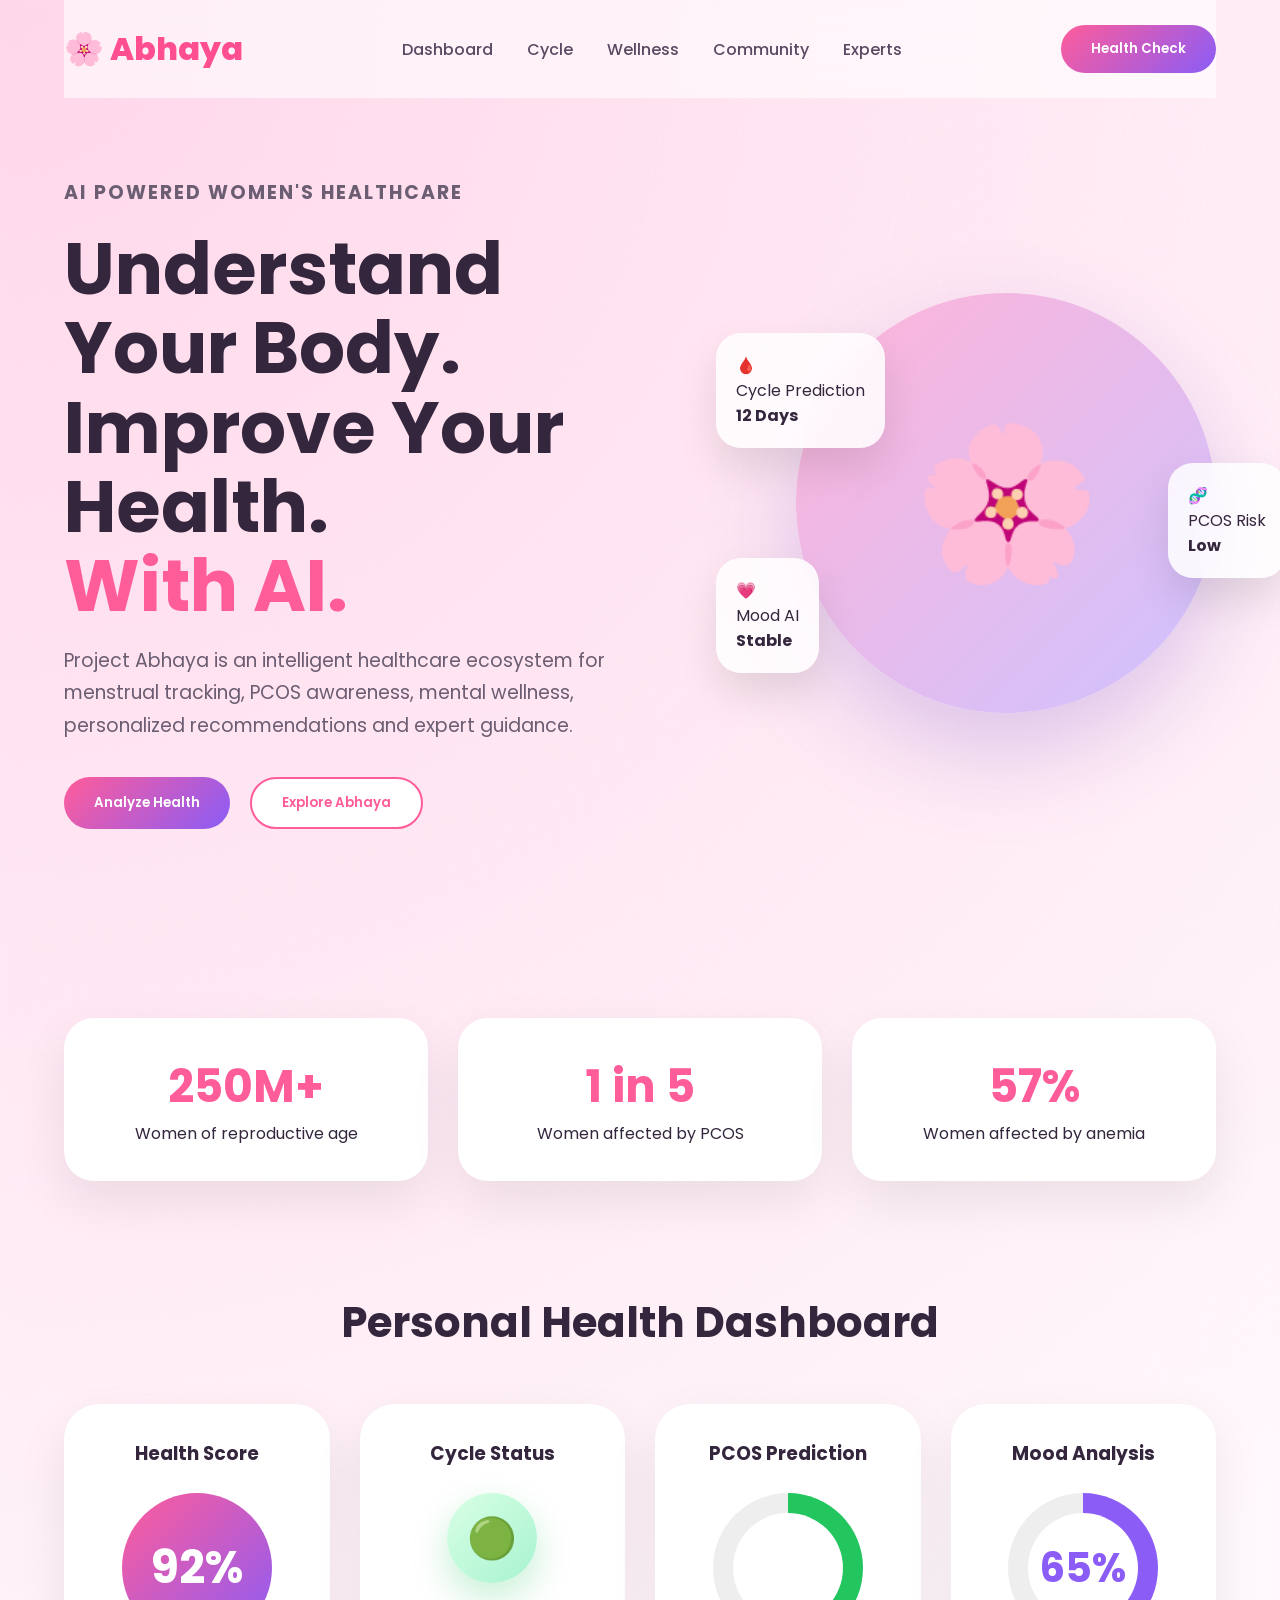
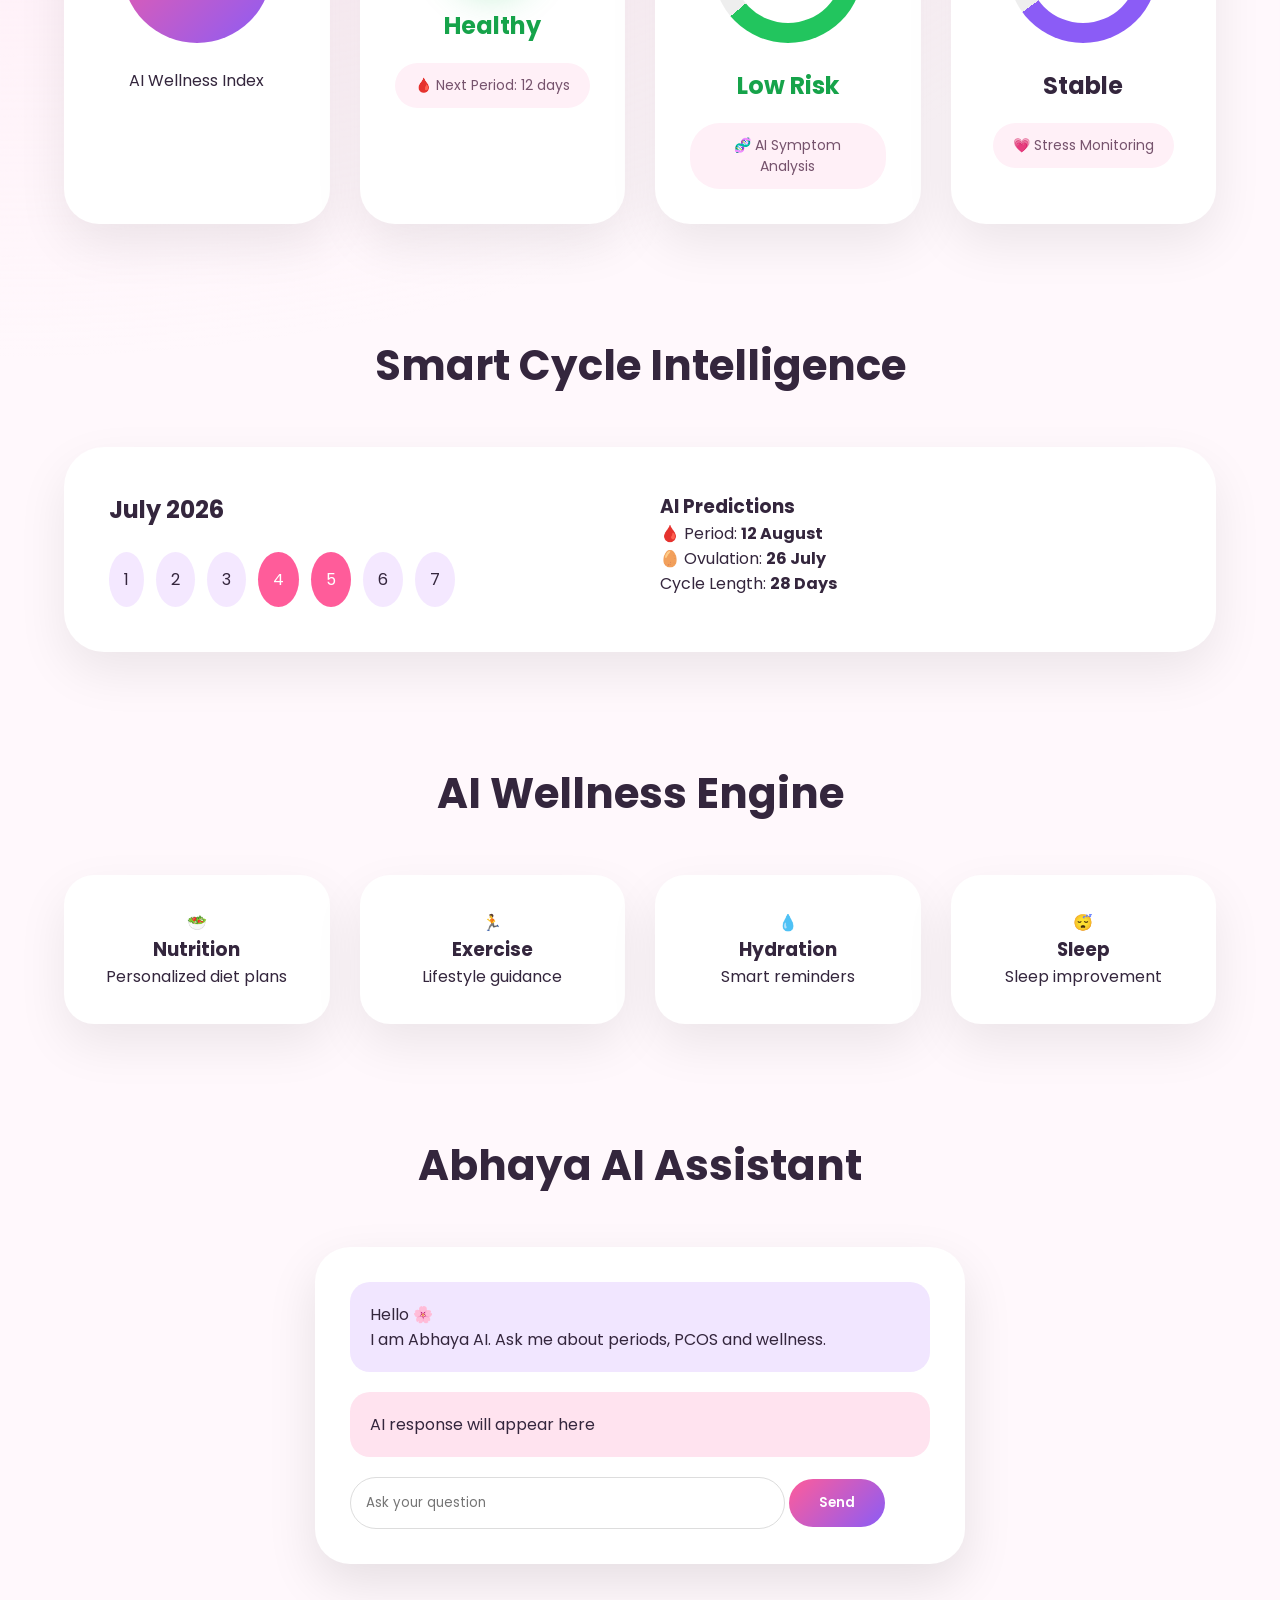
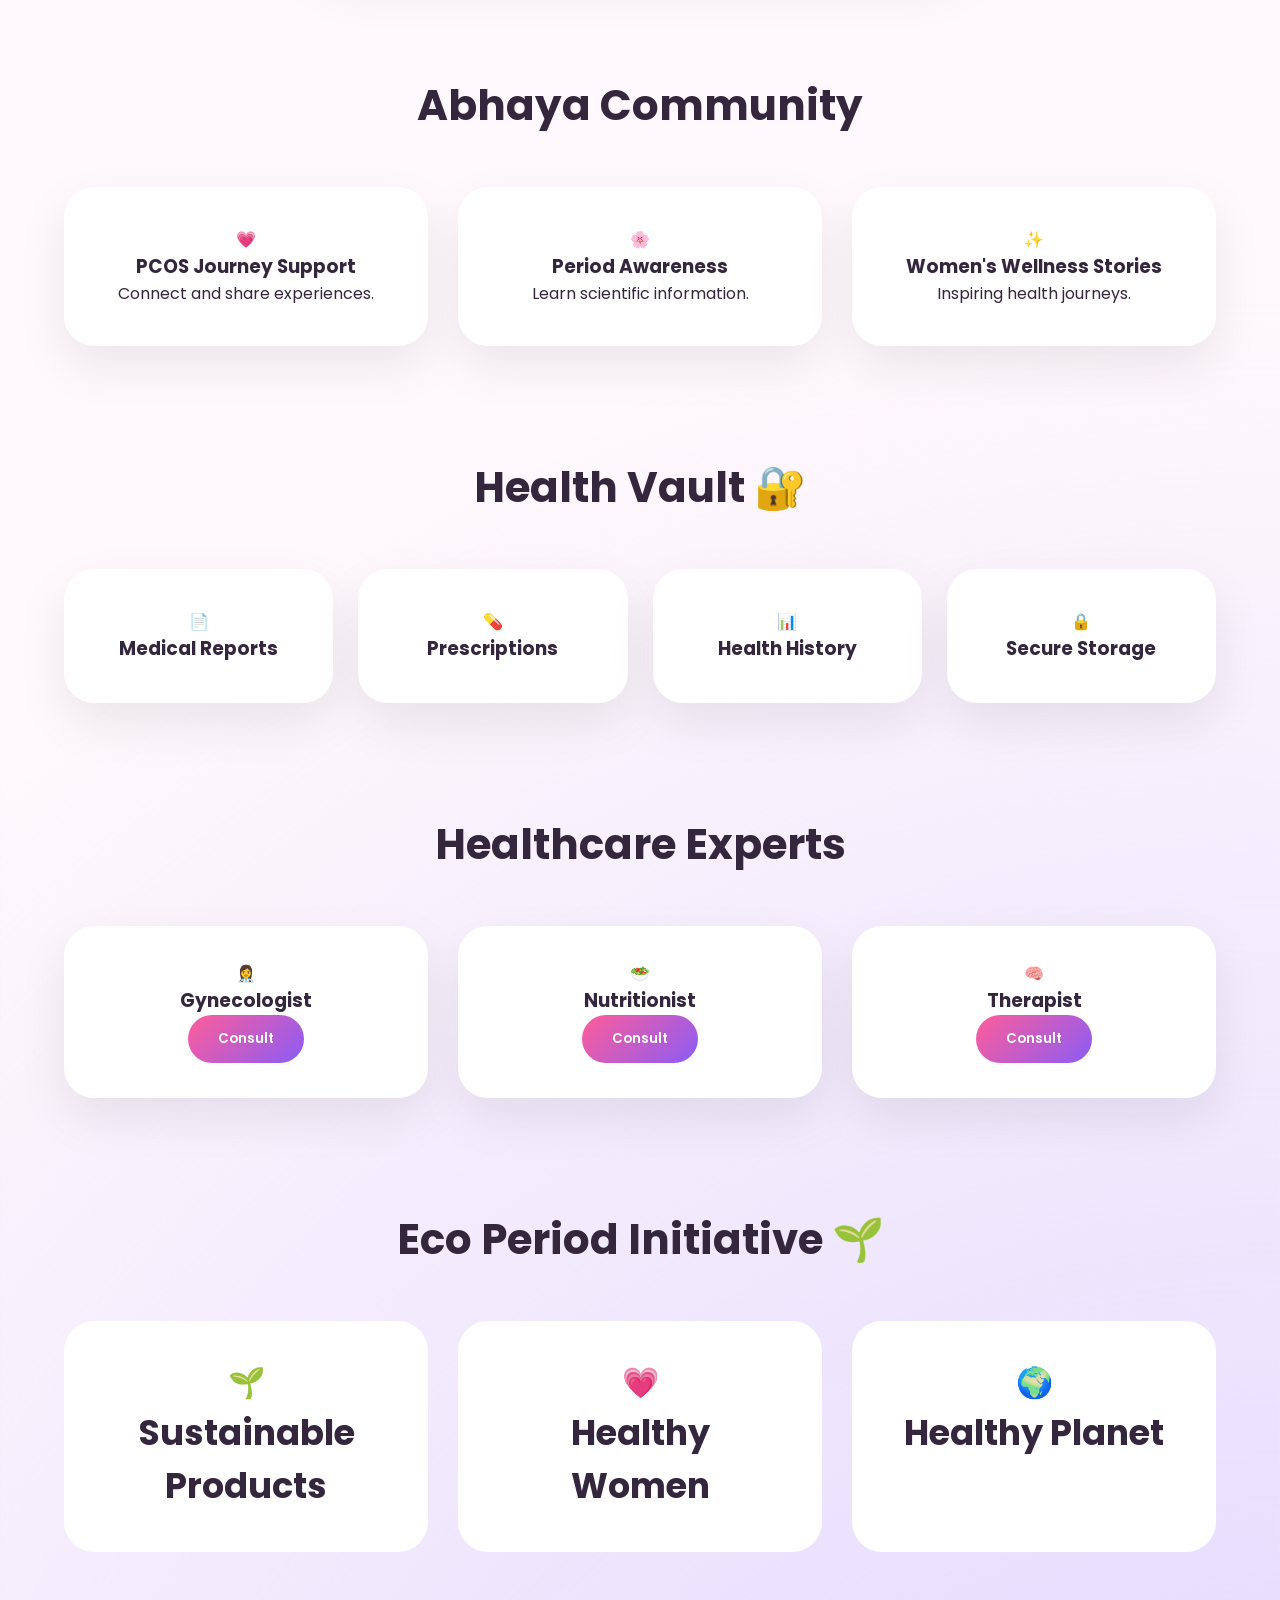
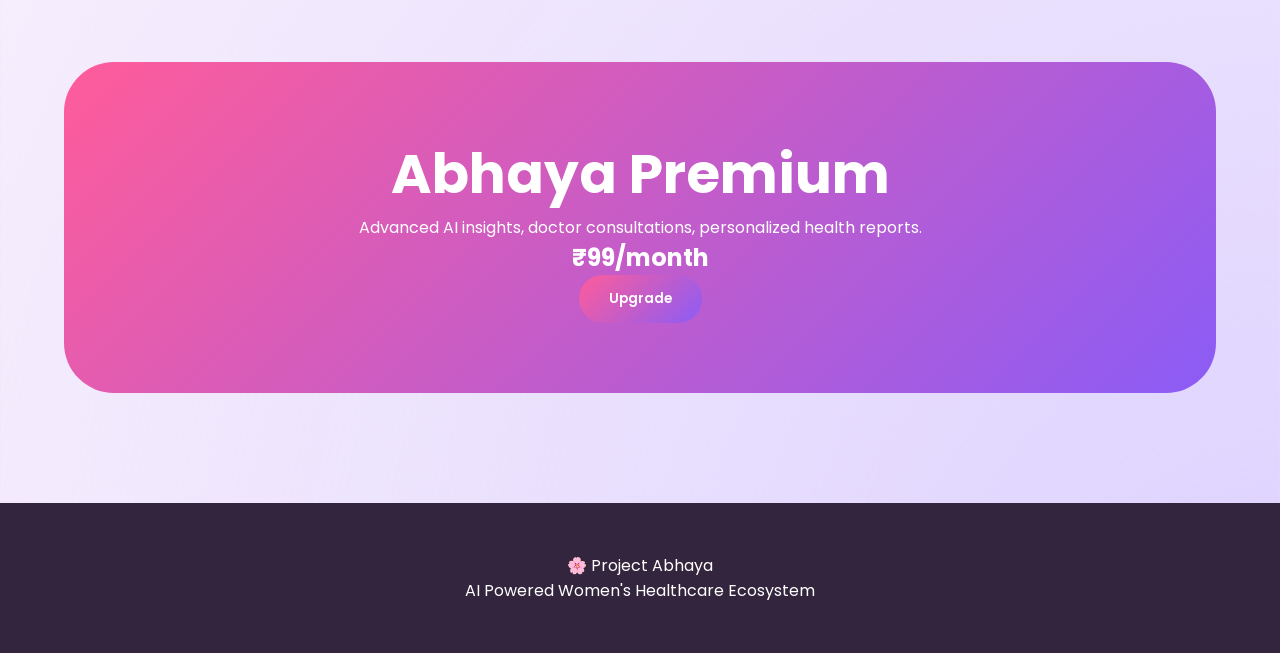
<file: index.html>
<!DOCTYPE html>
<html lang="en">
<head>
    <meta charset="UTF-8">
    <meta name="viewport" content="width=device-width, initial-scale=1.0">
    <title>Project Abhaya | AI Women's Healthcare</title>
    <link rel="stylesheet" href="style.css">
    <link href="https://fonts.googleapis.com/css2?family=Poppins:wght@300;400;500;600;700;800&display=swap" rel="stylesheet">
</head>
<body>

<nav>
    <div class="logo">🌸 Abhaya</div>
    <div class="nav-links">
        <a href="#dashboard">Dashboard</a>
        <a href="#cycle">Cycle</a>
        <a href="#wellness">Wellness</a>
        <a href="#community">Community</a>
        <a href="#experts">Experts</a>
    </div>
    <button onclick="openAssessment()">Health Check</button>
</nav>

<section class="hero">
    <div class="hero-text">
        <p class="badge">AI POWERED WOMEN'S HEALTHCARE</p>
        <h1>Understand Your Body.<br>Improve Your Health.<br><span>With AI.</span></h1>
        <p>Project Abhaya is an intelligent healthcare ecosystem for menstrual tracking, PCOS awareness, mental wellness, personalized recommendations and expert guidance.</p>
        <div class="hero-buttons">
            <button onclick="openAssessment()">Analyze Health</button>
            <button class="secondary">Explore Abhaya</button>
        </div>
    </div>
    <div class="hero-image">
        <div class="ai-orb">🌸</div>
        <div class="floating-box box1">
            🩸<br>Cycle Prediction<br><b>12 Days</b>
        </div>
        <div class="floating-box box2">
            🧬<br>PCOS Risk<br><b>Low</b>
        </div>
        <div class="floating-box box3">
            💗<br>Mood AI<br><b>Stable</b>
        </div>
    </div>
</section>

<section class="stats">
    <div class="stat-card">
        <h2>250M+</h2>
        <p>Women of reproductive age</p>
    </div>
    <div class="stat-card">
        <h2>1 in 5</h2>
        <p>Women affected by PCOS</p>
    </div>
    <div class="stat-card">
        <h2>57%</h2>
        <p>Women affected by anemia</p>
    </div>
</section>

<div id="popup">
    <div class="assessment-card">
        <h2>🌸 Health Assessment</h2>
        <label>Age</label>
        <input id="age" type="number" placeholder="Enter your age">
        <label>Cycle Pattern</label>
        <select id="cycle">
            <option value="regular">Regular</option>
            <option value="irregular">Irregular</option>
        </select>
        <label>Symptoms</label>
        <div class="symptom">
            <input id="acne" type="checkbox">
            <span>Acne</span>
        </div>
        <div class="symptom">
            <input id="hair" type="checkbox">
            <span>Hair Loss</span>
        </div>
        <div class="symptom">
            <input id="pain" type="checkbox">
            <span>Severe Pain</span>
        </div>
        <div class="symptom">
            <input id="weight" type="checkbox">
            <span>Weight Changes</span>
        </div>
        <button onclick="generateReport()">Generate AI Report</button>
    </div>
</div>

<section id="dashboard">
    <h2 class="title">Personal Health Dashboard</h2>
    <div class="dashboard">
        <div class="dashboard-card">
            <h3>Health Score</h3>
            <div class="health-score" id="score">92%</div>
            <p>AI Wellness Index</p>
        </div>
        <div class="dashboard-card">
            <h3>Cycle Status</h3>
            <div class="status-circle">🟢</div>
            <h2 class="healthy">Healthy</h2>
            <div class="info-pill">🩸 Next Period: 12 days</div>
        </div>
        <div class="dashboard-card">
            <h3>PCOS Prediction</h3>
            <div class="risk-meter">
                <div class="risk-fill"></div>
            </div>
            <h2 class="low-risk">Low Risk</h2>
            <div class="info-pill">🧬 AI Symptom Analysis</div>
        </div>
        <div class="dashboard-card">
            <h3>Mood Analysis</h3>
            <div class="mood-circle">65%</div>
            <h2>Stable</h2>
            <div class="info-pill">💗 Stress Monitoring</div>
        </div>
    </div>
</section>

<section id="cycle">
    <h2 class="title">Smart Cycle Intelligence</h2>
    <div class="cycle-container">
        <div class="calendar">
            <h2>July 2026</h2>
            <div class="days">
                <span>1</span><span>2</span><span>3</span><span class="period">4</span>
                <span class="period">5</span><span>6</span><span>7</span>
            </div>
        </div>
        <div class="prediction">
            <h3>AI Predictions</h3>
            <p>🩸 Period: <b>12 August</b></p>
            <p>🥚 Ovulation: <b>26 July</b></p>
            <p>Cycle Length: <b>28 Days</b></p>
        </div>
    </div>
</section>

<section id="wellness">
    <h2 class="title">AI Wellness Engine</h2>
    <div class="cards">
        <div class="feature">
            🥗
            <h3>Nutrition</h3>
            <p>Personalized diet plans</p>
        </div>
        <div class="feature">
            🏃
            <h3>Exercise</h3>
            <p>Lifestyle guidance</p>
        </div>
        <div class="feature">
            💧
            <h3>Hydration</h3>
            <p>Smart reminders</p>
        </div>
        <div class="feature">
            😴
            <h3>Sleep</h3>
            <p>Sleep improvement</p>
        </div>
    </div>
</section>

<section>
    <h2 class="title">Abhaya AI Assistant</h2>
    <div class="chat">
        <div class="bot">
            Hello 🌸<br>I am Abhaya AI. Ask me about periods, PCOS and wellness.
        </div>
        <div id="reply">AI response will appear here</div>
        <input id="question" placeholder="Ask your question">
        <button onclick="chat()">Send</button>
    </div>
</section>

<section id="community">
    <h2 class="title">Abhaya Community</h2>
    <div class="community-grid">
        <!-- 1. PCOS Journey Board Trigger -->
        <div class="community-card" onclick="openCommunitySection('pcos')" style="cursor: pointer;">
            💗
            <h3>PCOS Journey Support</h3>
            <p>Connect and share experiences.</p>
        </div>
        
        <!-- 2. Period Awareness Track Trigger -->
        <div class="community-card" onclick="loadPeriodAwareness('hygiene')" style="cursor: pointer;">
            🌸
            <h3>Period Awareness</h3>
            <p>Learn scientific information.</p>
        </div>
        
        <!-- 3. Women's Wellness Stories Trigger -->
        <div class="community-card" onclick="loadWellnessStories()" style="cursor: pointer;">
            ✨
            <h3>Women's Wellness Stories</h3>
            <p>Inspiring health journeys.</p>
        </div>
    </div>

    <!-- CLEANLY MAPPED STRUCTURE FOR SECTIONS & INTERACTIVE FORMS -->
    <div class="container" style="margin-top: 30px;">
        <div id="community-content-display"></div>
        
        <div id="awareness-content-display" style="margin-top: 25px;">
            <!-- Automated tabs and articles load here -->
        </div>
        
        <div id="stories-content-display" style="margin-top: 25px;">
            <!-- Automated tracking input forms and live database stories render here -->
        </div>
    </div>
</section>

<section>
    <h2 class="title">Health Vault 🔐</h2>
    <div class="vault-grid">
        <div class="vault-card">📄<h3>Medical Reports</h3></div>
        <div class="vault-card">💊<h3>Prescriptions</h3></div>
        <div class="vault-card">📊<h3>Health History</h3></div>
        <div class="vault-card">🔒<h3>Secure Storage</h3></div>
    </div>
</section>

<section id="experts">
    <h2 class="title">Healthcare Experts</h2>
    <div class="cards">
        <div class="feature">
            👩‍⚕️
            <h3>Gynecologist</h3>
            <button>Consult</button>
        </div>
        <div class="feature">
            🥗
            <h3>Nutritionist</h3>
            <button>Consult</button>
        </div>
        <div class="feature">
            🧠
            <h3>Therapist</h3>
            <button>Consult</button>
        </div>
    </div>
</section>

<section>
    <h2 class="title">Eco Period Initiative 🌱</h2>
    <div class="eco">
        <div>🌱<h3>Sustainable Products</h3></div>
        <div>💗<h3>Healthy Women</h3></div>
        <div>🌍<h3>Healthy Planet</h3></div>
    </div>
</section>

<section>
    <div class="premium">
        <h1>Abhaya Premium</h1>
        <p>Advanced AI insights, doctor consultations, personalized health reports.</p>
        <h2>₹99/month</h2>
        <button>Upgrade</button>
    </div>
</section>

<footer>
    🌸 Project Abhaya<br>AI Powered Women's Healthcare Ecosystem
</footer>

<script src="script.js"></script>
</body>
</html>
</file>
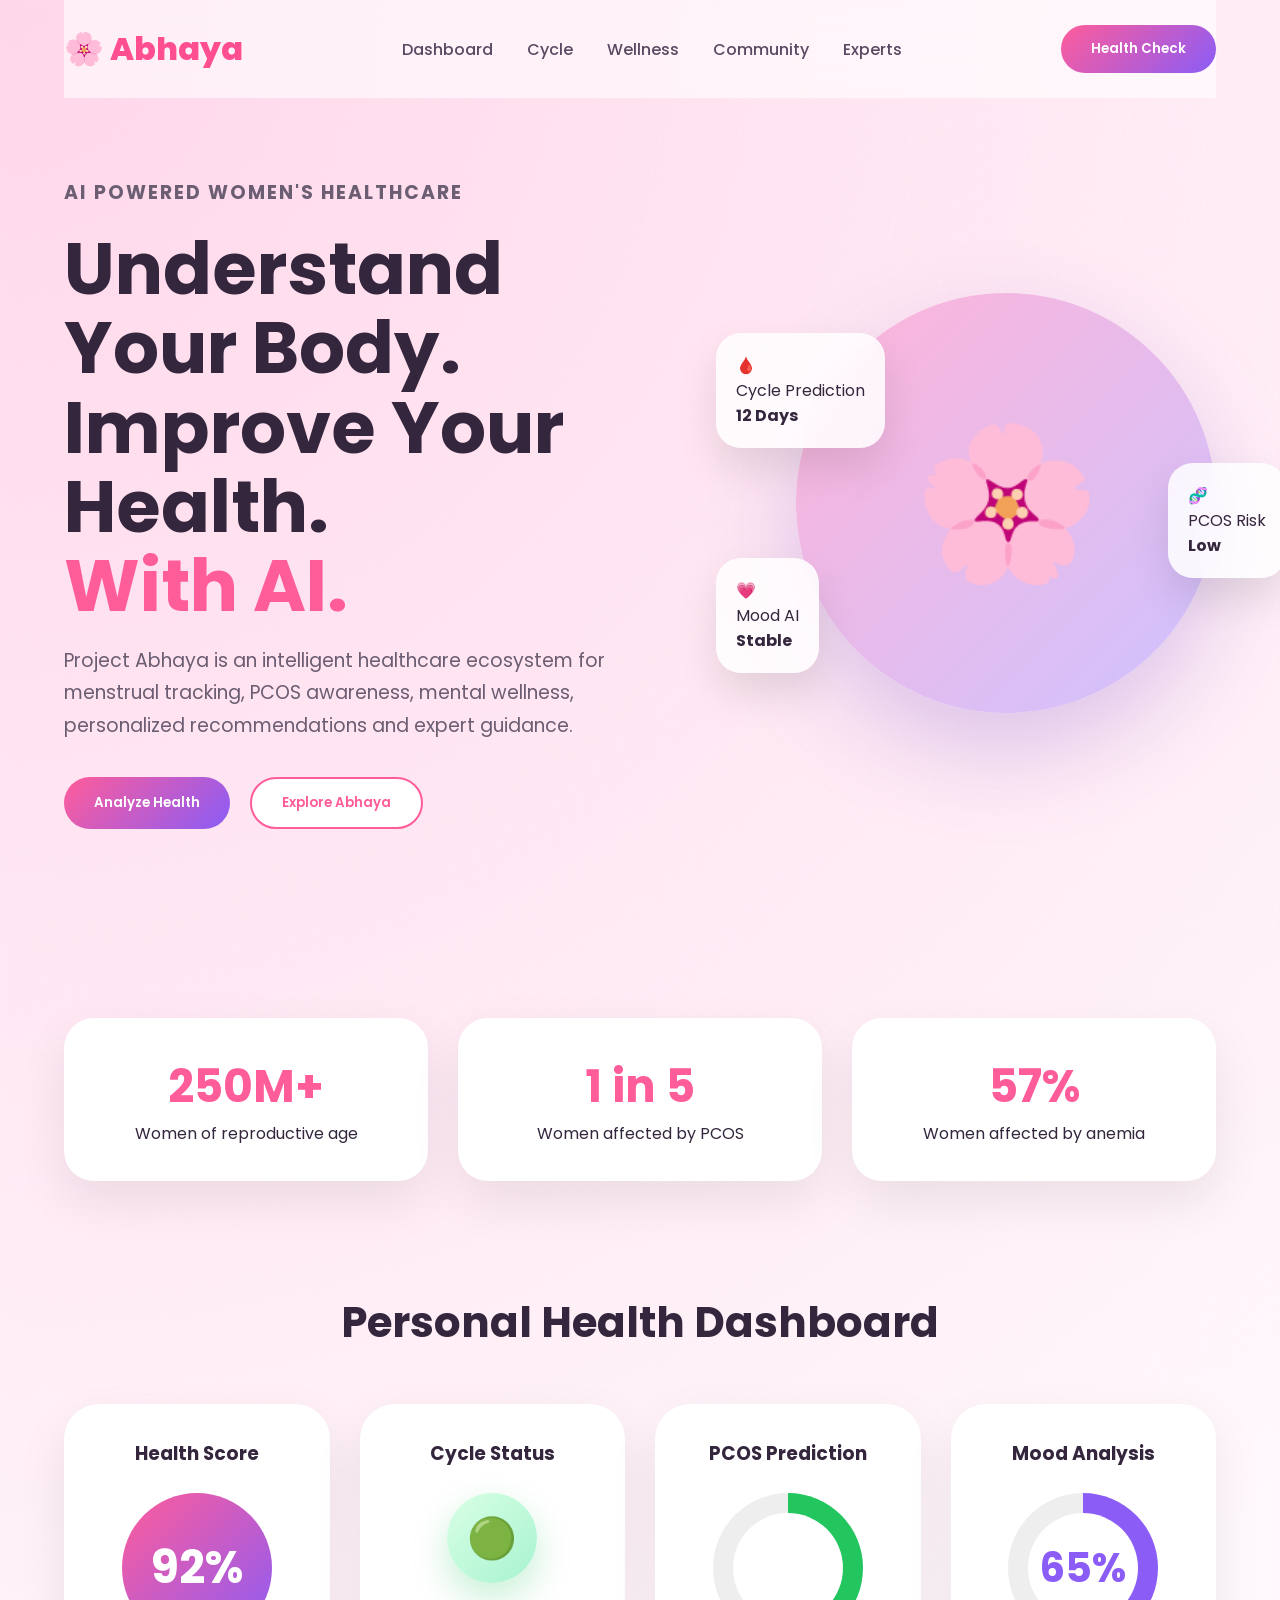
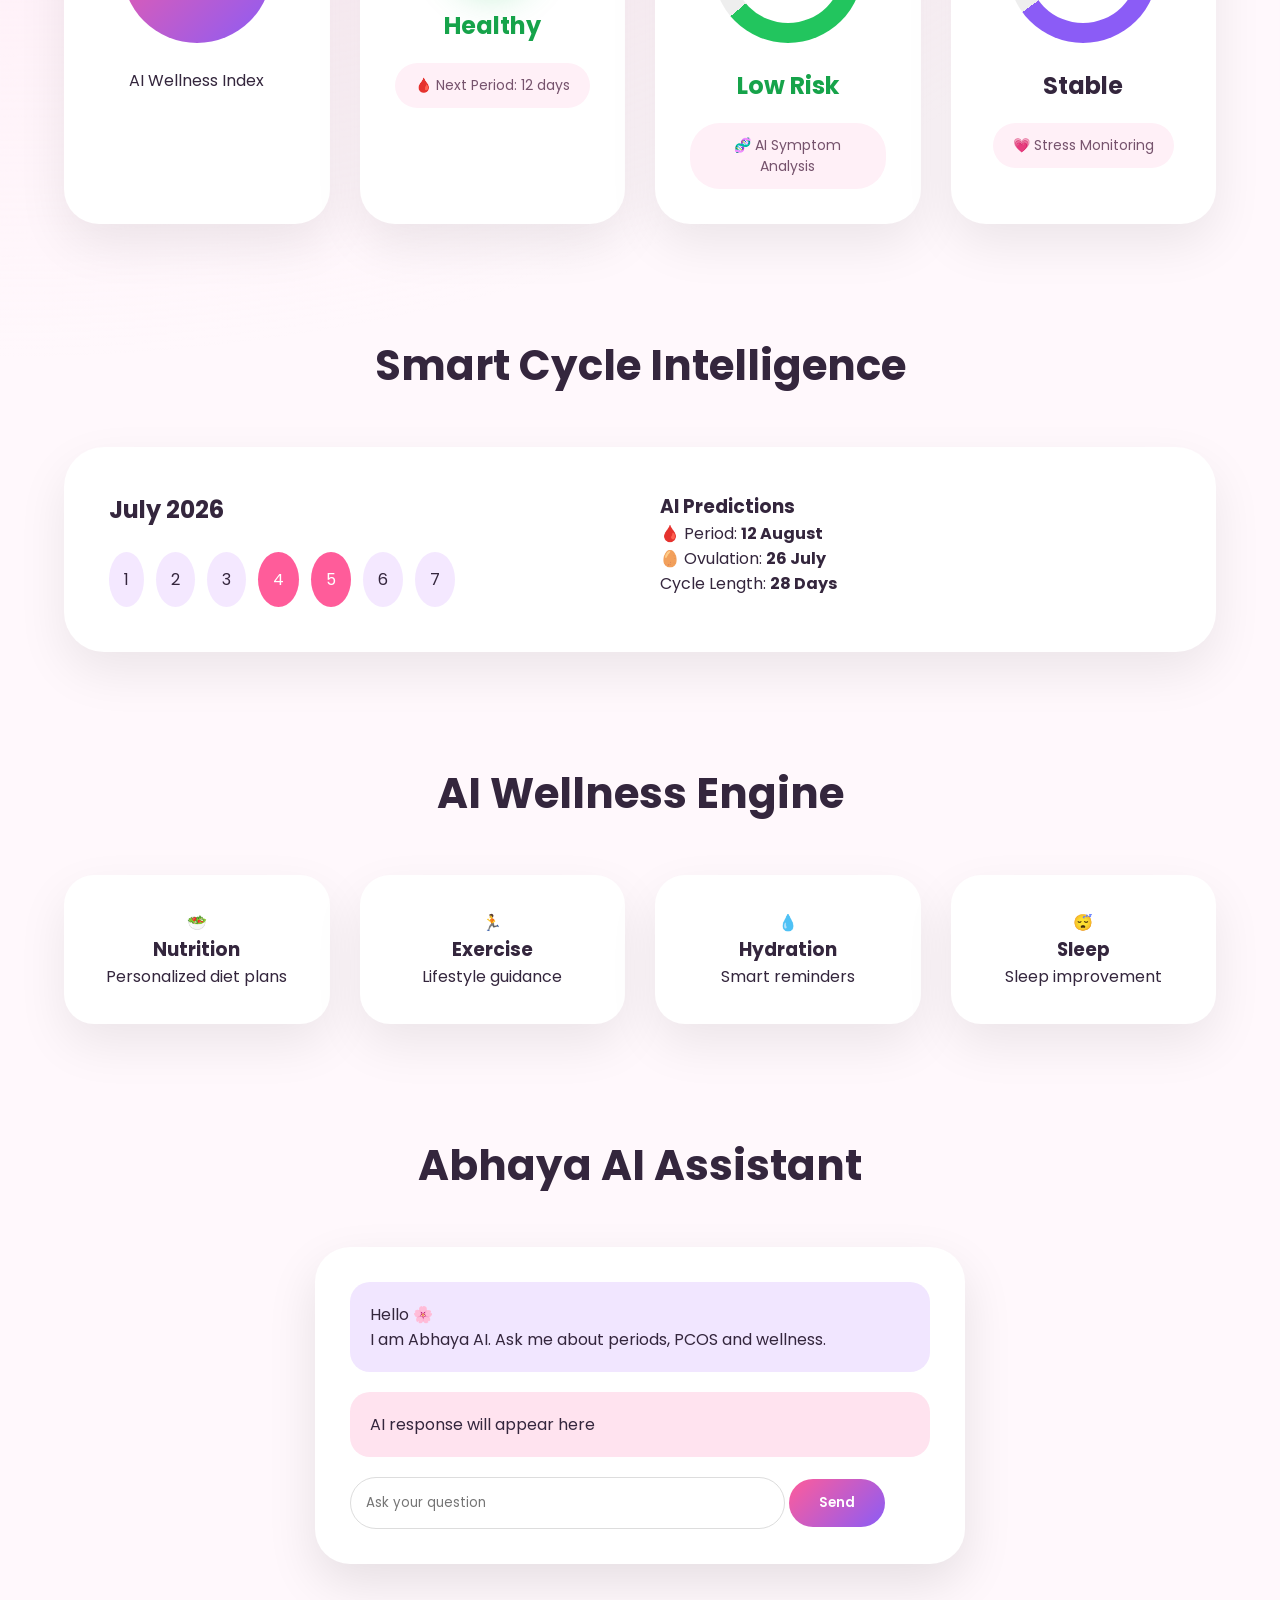
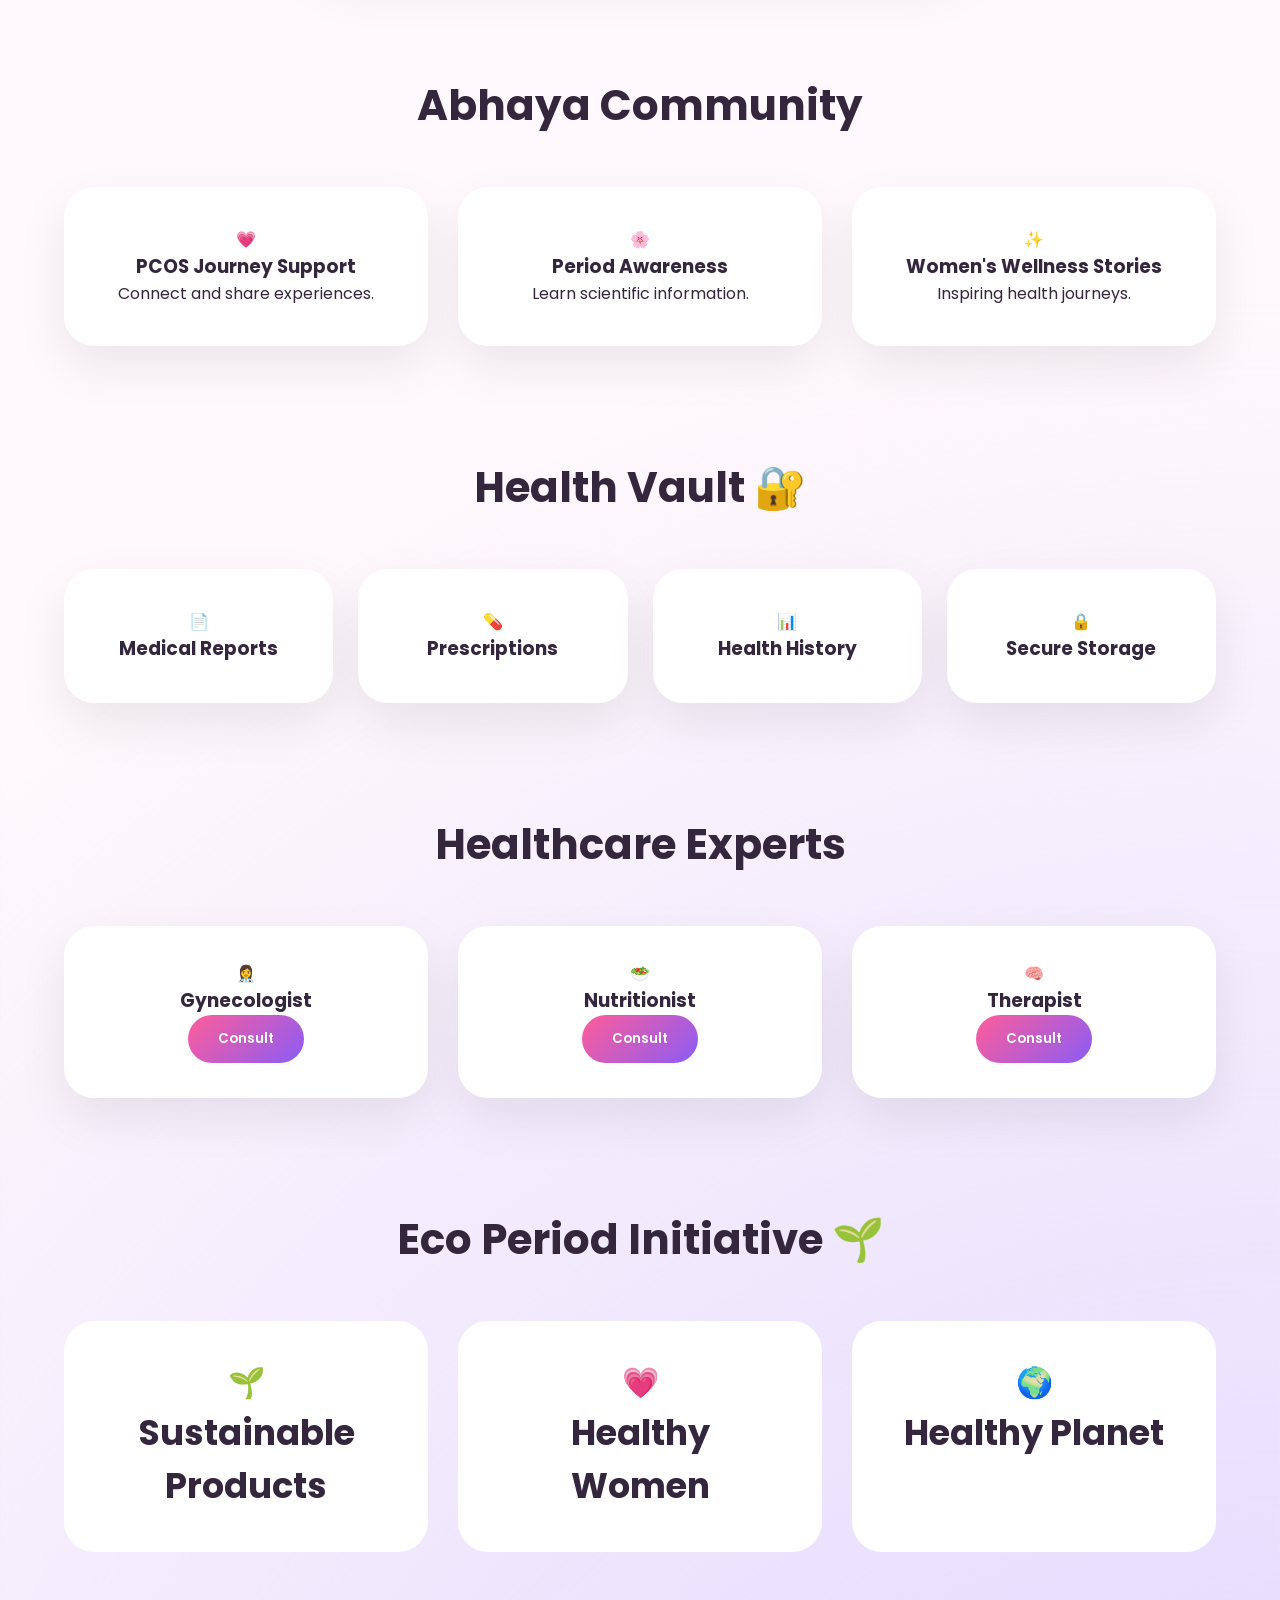
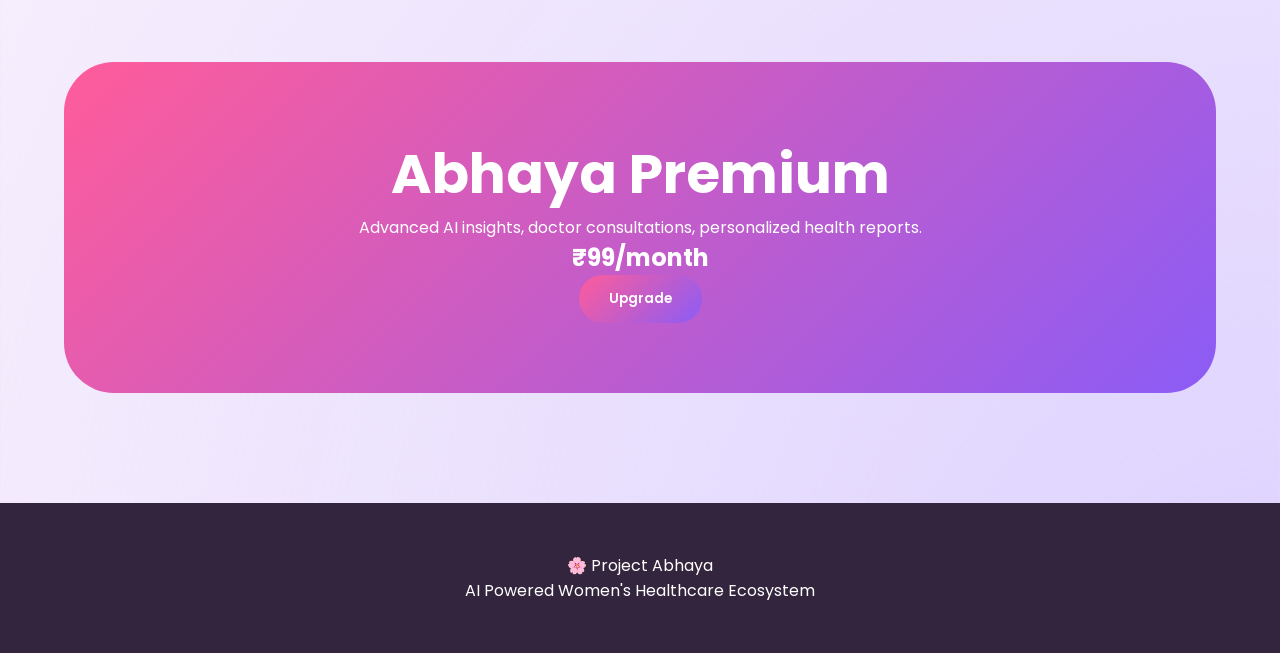
<file: frontend/index.html>
<!DOCTYPE html>
<html lang="en">
<head>
    <meta charset="UTF-8">
    <meta name="viewport" content="width=device-width, initial-scale=1.0">
    <title>Project Abhaya | AI Women's Healthcare</title>
    <link rel="stylesheet" href="style.css">
    <link href="https://fonts.googleapis.com/css2?family=Poppins:wght@300;400;500;600;700;800&display=swap" rel="stylesheet">
</head>
<body>

<nav>
    <div class="logo">🌸 Abhaya</div>
    <div class="nav-links">
        <a href="#dashboard">Dashboard</a>
        <a href="#cycle">Cycle</a>
        <a href="#wellness">Wellness</a>
        <a href="#community">Community</a>
        <a href="#experts">Experts</a>
    </div>
    <button onclick="openAssessment()">Health Check</button>
</nav>

<section class="hero">
    <div class="hero-text">
        <p class="badge">AI POWERED WOMEN'S HEALTHCARE</p>
        <h1>Understand Your Body.<br>Improve Your Health.<br><span>With AI.</span></h1>
        <p>Project Abhaya is an intelligent healthcare ecosystem for menstrual tracking, PCOS awareness, mental wellness, personalized recommendations and expert guidance.</p>
        <div class="hero-buttons">
            <button onclick="openAssessment()">Analyze Health</button>
            <button class="secondary">Explore Abhaya</button>
        </div>
    </div>
    <div class="hero-image">
        <div class="ai-orb">🌸</div>
        <div class="floating-box box1">
            🩸<br>Cycle Prediction<br><b>12 Days</b>
        </div>
        <div class="floating-box box2">
            🧬<br>PCOS Risk<br><b>Low</b>
        </div>
        <div class="floating-box box3">
            💗<br>Mood AI<br><b>Stable</b>
        </div>
    </div>
</section>

<section class="stats">
    <div class="stat-card">
        <h2>250M+</h2>
        <p>Women of reproductive age</p>
    </div>
    <div class="stat-card">
        <h2>1 in 5</h2>
        <p>Women affected by PCOS</p>
    </div>
    <div class="stat-card">
        <h2>57%</h2>
        <p>Women affected by anemia</p>
    </div>
</section>

<div id="popup">
    <div class="assessment-card">
        <h2>🌸 Health Assessment</h2>
        <label>Age</label>
        <input id="age" type="number" placeholder="Enter your age">
        <label>Cycle Pattern</label>
        <select id="cycle">
            <option value="regular">Regular</option>
            <option value="irregular">Irregular</option>
        </select>
        <label>Symptoms</label>
        <div class="symptom">
            <input id="acne" type="checkbox">
            <span>Acne</span>
        </div>
        <div class="symptom">
            <input id="hair" type="checkbox">
            <span>Hair Loss</span>
        </div>
        <div class="symptom">
            <input id="pain" type="checkbox">
            <span>Severe Pain</span>
        </div>
        <div class="symptom">
            <input id="weight" type="checkbox">
            <span>Weight Changes</span>
        </div>
        <button onclick="generateReport()">Generate AI Report</button>
    </div>
</div>

<section id="dashboard">
    <h2 class="title">Personal Health Dashboard</h2>
    <div class="dashboard">
        <div class="dashboard-card">
            <h3>Health Score</h3>
            <div class="health-score" id="score">92%</div>
            <p>AI Wellness Index</p>
        </div>
        <div class="dashboard-card">
            <h3>Cycle Status</h3>
            <div class="status-circle">🟢</div>
            <h2 class="healthy">Healthy</h2>
            <div class="info-pill">🩸 Next Period: 12 days</div>
        </div>
        <div class="dashboard-card">
            <h3>PCOS Prediction</h3>
            <div class="risk-meter">
                <div class="risk-fill"></div>
            </div>
            <h2 class="low-risk">Low Risk</h2>
            <div class="info-pill">🧬 AI Symptom Analysis</div>
        </div>
        <div class="dashboard-card">
            <h3>Mood Analysis</h3>
            <div class="mood-circle">65%</div>
            <h2>Stable</h2>
            <div class="info-pill">💗 Stress Monitoring</div>
        </div>
    </div>
</section>

<section id="cycle">
    <h2 class="title">Smart Cycle Intelligence</h2>
    <div class="cycle-container">
        <div class="calendar">
            <h2>July 2026</h2>
            <div class="days">
                <span>1</span><span>2</span><span>3</span><span class="period">4</span>
                <span class="period">5</span><span>6</span><span>7</span>
            </div>
        </div>
        <div class="prediction">
            <h3>AI Predictions</h3>
            <p>🩸 Period: <b>12 August</b></p>
            <p>🥚 Ovulation: <b>26 July</b></p>
            <p>Cycle Length: <b>28 Days</b></p>
        </div>
    </div>
</section>

<section id="wellness">
    <h2 class="title">AI Wellness Engine</h2>
    <div class="cards">
        <div class="feature">
            🥗
            <h3>Nutrition</h3>
            <p>Personalized diet plans</p>
        </div>
        <div class="feature">
            🏃
            <h3>Exercise</h3>
            <p>Lifestyle guidance</p>
        </div>
        <div class="feature">
            💧
            <h3>Hydration</h3>
            <p>Smart reminders</p>
        </div>
        <div class="feature">
            😴
            <h3>Sleep</h3>
            <p>Sleep improvement</p>
        </div>
    </div>
</section>

<section>
    <h2 class="title">Abhaya AI Assistant</h2>
    <div class="chat">
        <div class="bot">
            Hello 🌸<br>I am Abhaya AI. Ask me about periods, PCOS and wellness.
        </div>
        <div id="reply">AI response will appear here</div>
        <input id="question" placeholder="Ask your question">
        <button onclick="chat()">Send</button>
    </div>
</section>

<section id="community">
    <h2 class="title">Abhaya Community</h2>
    <div class="community-grid">
        <div class="community-card" onclick="openCommunitySection('pcos')" style="cursor: pointer;">
            💗
            <h3>PCOS Journey Support</h3>
            <p>Connect and share experiences.</p>
        </div>
        <div class="community-card" onclick="openCommunitySection('awareness')" style="cursor: pointer;">
            🌸
            <h3>Period Awareness</h3>
            <p>Learn scientific information.</p>
        </div>
        <div class="community-card" onclick="openCommunitySection('stories')" style="cursor: pointer;">
            ✨
            <h3>Women's Wellness Stories</h3>
            <p>Inspiring health journeys.</p>
        </div>
    </div>
</section>

<section>
    <h2 class="title">Health Vault 🔐</h2>
    <div class="vault-grid">
        <div class="vault-card">📄<h3>Medical Reports</h3></div>
        <div class="vault-card">💊<h3>Prescriptions</h3></div>
        <div class="vault-card">📊<h3>Health History</h3></div>
        <div class="vault-card">🔒<h3>Secure Storage</h3></div>
    </div>
</section>

<section id="experts">
    <h2 class="title">Healthcare Experts</h2>
    <div class="cards">
        <div class="feature">
            👩‍⚕️
            <h3>Gynecologist</h3>
            <button>Consult</button>
        </div>
        <div class="feature">
            🥗
            <h3>Nutritionist</h3>
            <button>Consult</button>
        </div>
        <div class="feature">
            🧠
            <h3>Therapist</h3>
            <button>Consult</button>
        </div>
    </div>
</section>

<section>
    <h2 class="title">Eco Period Initiative 🌱</h2>
    <div class="eco">
        <div>🌱<h3>Sustainable Products</h3></div>
        <div>💗<h3>Healthy Women</h3></div>
        <div>🌍<h3>Healthy Planet</h3></div>
    </div>
</section>

<section>
    <div class="premium">
        <h1>Abhaya Premium</h1>
        <p>Advanced AI insights, doctor consultations, personalized health reports.</p>
        <h2>₹99/month</h2>
        <button>Upgrade</button>
    </div>
</section>

<footer>
    🌸 Project Abhaya<br>AI Powered Women's Healthcare Ecosystem
</footer>

<script src="script.js"></script>
</body>
</html>
</file>
<file: style.css>
/* =========================================
   PROJECT ABHAYA
   FINAL COMPLETE STYLE.CSS
========================================= */


*{
    margin:0;
    padding:0;
    box-sizing:border-box;
    font-family:'Poppins',sans-serif;
}


html{

    scroll-behavior:smooth;

}



body{

    background:
    radial-gradient(circle at top left,#ffd7ea,transparent 35%),
    radial-gradient(circle at bottom right,#ddd2ff,transparent 35%),
    #fff8fc;


    color:#34263d;

    overflow-x:hidden;

}





/* ================= NAVBAR ================= */


nav{

    width:90%;

    margin:auto;

    padding:25px 0;


    display:flex;

    justify-content:space-between;

    align-items:center;


    position:sticky;

    top:0;

    z-index:100;


    background:rgba(255,255,255,.6);

    backdrop-filter:blur(20px);

}



.logo{

    font-size:32px;

    font-weight:800;

    color:#ff4f91;

}



.nav-links a{


    text-decoration:none;

    color:#5b4963;

    margin:0 15px;

    font-weight:500;

}



.nav-links a:hover{

    color:#ff4f91;

}







button{


    border:none;

    padding:14px 30px;

    border-radius:40px;


    background:

    linear-gradient(135deg,#ff5c9a,#8b5cf6);


    color:white;


    font-weight:600;


    cursor:pointer;


    transition:.3s;


}



button:hover{


    transform:translateY(-4px);


    box-shadow:

    0 15px 30px rgba(255,92,154,.3);


}









/* ================= HERO ================= */


.hero{


    width:90%;

    min-height:90vh;

    margin:auto;


    display:flex;

    justify-content:space-between;

    align-items:center;


}



.hero-text{


    width:52%;


}



.badge{


    color:#ff5c9a;

    font-weight:700;

    letter-spacing:2px;


}




.hero h1{


    font-size:72px;


    line-height:1.1;


    margin:20px 0;


}




.hero h1 span{


    color:#ff5c9a;


}





.hero p{


    color:#6b5d72;

    font-size:19px;

    line-height:1.7;


}



.hero-buttons{


    margin-top:35px;


    display:flex;

    gap:20px;


}



.secondary{


    background:white;

    color:#ff5c9a;

    border:2px solid #ff5c9a;


}






/* HERO VISUAL */


.hero-image{

    position:relative;

}



.ai-orb{


    height:420px;

    width:420px;


    border-radius:50%;


    display:flex;

    justify-content:center;

    align-items:center;


    font-size:150px;


    background:

    linear-gradient(135deg,#ffb4d8,#cec2ff);


    box-shadow:

    0 40px 90px rgba(120,80,200,.25);


    animation:float 4s infinite;


}



@keyframes float{


50%{

transform:translateY(-25px);

}


}



.floating-box{


    position:absolute;


    background:rgba(255,255,255,.85);


    padding:20px;


    border-radius:25px;


    box-shadow:

    0 20px 40px rgba(0,0,0,.1);


    backdrop-filter:blur(20px);


}



.box1{

    top:40px;

    left:-80px;


}


.box2{


    right:-70px;

    top:170px;


}



.box3{


    bottom:40px;

    left:-80px;


}









/* ================= GENERAL ================= */


section{


    width:90%;

    margin:110px auto;


}



.title{


    text-align:center;


    font-size:42px;


    margin-bottom:50px;


}









/* ================= STATS ================= */


.stats{


    display:grid;


    grid-template-columns:repeat(3,1fr);


    gap:30px;


}



.stat-card{


    background:white;


    padding:35px;


    border-radius:30px;


    text-align:center;


    box-shadow:

    0 20px 50px rgba(0,0,0,.08);


}



.stat-card h2{


    font-size:45px;


    color:#ff5c9a;


}










/* ================= DASHBOARD ================= */



.dashboard{


    display:grid;


    grid-template-columns:repeat(auto-fit,minmax(250px,1fr));


    gap:30px;


}



.dashboard-card{


    background:white;


    padding:35px;


    border-radius:35px;


    text-align:center;


    box-shadow:

    0 20px 50px rgba(0,0,0,.08);


}



.health-score{


    height:150px;


    width:150px;


    margin:25px auto;


    border-radius:50%;


    display:flex;


    align-items:center;


    justify-content:center;


    background:

    linear-gradient(135deg,#ff5c9a,#8b5cf6);


    color:white;


    font-size:45px;


    font-weight:700;


}









/* ================= CYCLE ================= */


.cycle-container{


    display:grid;


    grid-template-columns:1fr 1fr;


    gap:40px;


    background:white;


    padding:45px;


    border-radius:40px;


    box-shadow:

    0 20px 50px rgba(0,0,0,.08);


}



.days{


    display:flex;

    flex-wrap:wrap;

    gap:12px;

    margin-top:25px;


}



.days span{


    background:#f4e8ff;


    padding:15px;


    border-radius:50%;


}



.days .period{


    background:#ff5c9a;

    color:white;


}









/* ================= FEATURE CARDS ================= */



.cards{


    display:grid;


    grid-template-columns:repeat(auto-fit,minmax(220px,1fr));


    gap:30px;


}



.feature{


    background:white;


    padding:35px;


    border-radius:30px;


    text-align:center;


    box-shadow:

    0 20px 50px rgba(0,0,0,.08);


    transition:.3s;


}



.feature:hover{


    transform:translateY(-12px);


}









/* ================= CHAT ================= */



.chat{


    max-width:650px;


    margin:auto;


    background:white;


    padding:35px;


    border-radius:35px;


    box-shadow:

    0 20px 50px rgba(0,0,0,.1);


}



.bot{


    background:#f1e6ff;


    padding:20px;


    border-radius:20px;


}



#reply{


    background:#ffe3ef;


    padding:20px;


    border-radius:20px;


    margin:20px 0;


}



.chat input{


    width:75%;


    padding:15px;


    border-radius:30px;


    border:1px solid #ddd;


}









/* ================= COMMUNITY ================= */


.community-grid{


    display:grid;


    grid-template-columns:repeat(3,1fr);


    gap:30px;


}



.community-card{


    background:white;


    padding:40px;


    border-radius:30px;


    text-align:center;


    box-shadow:

    0 20px 50px rgba(0,0,0,.08);


    transition:.3s;


}



.community-card:hover{


    transform:translateY(-10px);


}









/* ================= VAULT ================= */


.vault-grid{


    display:grid;


    grid-template-columns:repeat(4,1fr);


    gap:25px;


}



.vault-card{


    background:white;


    padding:40px;


    border-radius:30px;


    text-align:center;


    box-shadow:

    0 20px 50px rgba(0,0,0,.08);


}









/* ================= ECO ================= */


.eco{


    display:grid;


    grid-template-columns:repeat(3,1fr);


    gap:30px;


}



.eco div{


    background:white;


    padding:40px;


    border-radius:30px;


    text-align:center;


    font-size:30px;


}









/* ================= PREMIUM ================= */


.premium{


    padding:70px;


    border-radius:50px;


    text-align:center;


    color:white;


    background:

    linear-gradient(135deg,#ff5c9a,#8b5cf6);


}



.premium h1{


    font-size:55px;


}









/* ================= ASSESSMENT POPUP ================= */


#popup{


    position:fixed;


    inset:0;


    background:rgba(20,10,30,.5);


    display:none;


    justify-content:center;


    align-items:center;


    padding:20px;


    z-index:9999;


    overflow-y:auto;


}




.assessment-card{


    width:100%;


    max-width:430px;


    max-height:90vh;


    overflow-y:auto;


    background:white;


    padding:35px;


    border-radius:35px;


    box-shadow:

    0 30px 80px rgba(0,0,0,.25);


}





.assessment-card h2{


    text-align:center;


    color:#ff4f91;


    margin-bottom:25px;


}





.assessment-card label{


    display:block;


    margin-top:15px;


    margin-bottom:8px;


    font-weight:600;


}





.assessment-card input,
.assessment-card select{


    width:100%;


    padding:14px;


    border-radius:15px;


    border:1px solid #ddd;


}





.symptom{


    display:flex;


    align-items:center;


    gap:12px;


    background:#fff0f7;


    padding:12px;


    border-radius:15px;


    margin:10px 0;


}



.symptom input{


    width:18px;


}






.assessment-card button{


    width:100%;


    margin-top:20px;


}









footer{


    padding:50px;


    text-align:center;


    background:#33253d;


    color:white;


}









/* ================= MOBILE ================= */



@media(max-width:900px){


nav{


    flex-direction:column;


    gap:20px;


}



.nav-links{


    display:none;


}



.hero{


    flex-direction:column;


    text-align:center;


}



.hero-text{


    width:100%;


}



.hero h1{


    font-size:45px;


}



.ai-orb{


    height:300px;


    width:300px;


    font-size:100px;


}



.stats,
.community-grid,
.vault-grid,
.eco{


    grid-template-columns:1fr;


}



.cycle-container{


    grid-template-columns:1fr;


}



.hero-buttons{


    justify-content:center;


}


}
/* ================= DASHBOARD ENHANCEMENTS ================= */



.status-circle{

    height:90px;
    width:90px;

    margin:25px auto;

    border-radius:50%;

    display:flex;

    align-items:center;
    justify-content:center;

    font-size:40px;


    background:
    linear-gradient(135deg,#d9ffe5,#a7f3d0);


    box-shadow:
    0 15px 35px rgba(34,197,94,.25);

}



.healthy{

    color:#16a34a;

}





.info-pill{

    margin-top:20px;

    display:inline-block;

    padding:12px 20px;

    border-radius:30px;


    background:#fff0f7;


    color:#76536d;

    font-size:14px;

}






/* PCOS RISK */

.risk-meter{

    width:150px;

    height:150px;

    margin:25px auto;


    border-radius:50%;


    background:

    conic-gradient(
    #22c55e 0deg,
    #22c55e 230deg,
    #eee 230deg
    );


    display:flex;

    align-items:center;

    justify-content:center;


    position:relative;

}



.risk-meter::after{


    content:"";

    height:110px;

    width:110px;


    background:white;

    border-radius:50%;


    position:absolute;


}





.low-risk{


    color:#16a34a;

}






/* MOOD */

.mood-circle{


    height:150px;

    width:150px;


    margin:25px auto;


    border-radius:50%;


    display:flex;

    align-items:center;

    justify-content:center;


    font-size:40px;

    font-weight:700;


    color:#8b5cf6;



    background:

    conic-gradient(
    #8b5cf6 0deg,
    #8b5cf6 234deg,
    #eee 234deg
    );



    position:relative;


}



.mood-circle::after{


    content:"";

    position:absolute;


    height:110px;

    width:110px;


    background:white;


    border-radius:50%;


}





.mood-circle{

    z-index:1;

}



.mood-circle::before{


    content:"";

}





.mood-circle{

    isolation:isolate;

}



.mood-circle::after{

    z-index:-1;

}
</file>
<file: frontend/style.css>
/* =========================================
   PROJECT ABHAYA
   FINAL COMPLETE STYLE.CSS
========================================= */


*{
    margin:0;
    padding:0;
    box-sizing:border-box;
    font-family:'Poppins',sans-serif;
}


html{

    scroll-behavior:smooth;

}



body{

    background:
    radial-gradient(circle at top left,#ffd7ea,transparent 35%),
    radial-gradient(circle at bottom right,#ddd2ff,transparent 35%),
    #fff8fc;


    color:#34263d;

    overflow-x:hidden;

}





/* ================= NAVBAR ================= */


nav{

    width:90%;

    margin:auto;

    padding:25px 0;


    display:flex;

    justify-content:space-between;

    align-items:center;


    position:sticky;

    top:0;

    z-index:100;


    background:rgba(255,255,255,.6);

    backdrop-filter:blur(20px);

}



.logo{

    font-size:32px;

    font-weight:800;

    color:#ff4f91;

}



.nav-links a{


    text-decoration:none;

    color:#5b4963;

    margin:0 15px;

    font-weight:500;

}



.nav-links a:hover{

    color:#ff4f91;

}







button{


    border:none;

    padding:14px 30px;

    border-radius:40px;


    background:

    linear-gradient(135deg,#ff5c9a,#8b5cf6);


    color:white;


    font-weight:600;


    cursor:pointer;


    transition:.3s;


}



button:hover{


    transform:translateY(-4px);


    box-shadow:

    0 15px 30px rgba(255,92,154,.3);


}









/* ================= HERO ================= */


.hero{


    width:90%;

    min-height:90vh;

    margin:auto;


    display:flex;

    justify-content:space-between;

    align-items:center;


}



.hero-text{


    width:52%;


}



.badge{


    color:#ff5c9a;

    font-weight:700;

    letter-spacing:2px;


}




.hero h1{


    font-size:72px;


    line-height:1.1;


    margin:20px 0;


}




.hero h1 span{


    color:#ff5c9a;


}





.hero p{


    color:#6b5d72;

    font-size:19px;

    line-height:1.7;


}



.hero-buttons{


    margin-top:35px;


    display:flex;

    gap:20px;


}



.secondary{


    background:white;

    color:#ff5c9a;

    border:2px solid #ff5c9a;


}






/* HERO VISUAL */


.hero-image{

    position:relative;

}



.ai-orb{


    height:420px;

    width:420px;


    border-radius:50%;


    display:flex;

    justify-content:center;

    align-items:center;


    font-size:150px;


    background:

    linear-gradient(135deg,#ffb4d8,#cec2ff);


    box-shadow:

    0 40px 90px rgba(120,80,200,.25);


    animation:float 4s infinite;


}



@keyframes float{


50%{

transform:translateY(-25px);

}


}



.floating-box{


    position:absolute;


    background:rgba(255,255,255,.85);


    padding:20px;


    border-radius:25px;


    box-shadow:

    0 20px 40px rgba(0,0,0,.1);


    backdrop-filter:blur(20px);


}



.box1{

    top:40px;

    left:-80px;


}


.box2{


    right:-70px;

    top:170px;


}



.box3{


    bottom:40px;

    left:-80px;


}









/* ================= GENERAL ================= */


section{


    width:90%;

    margin:110px auto;


}



.title{


    text-align:center;


    font-size:42px;


    margin-bottom:50px;


}









/* ================= STATS ================= */


.stats{


    display:grid;


    grid-template-columns:repeat(3,1fr);


    gap:30px;


}



.stat-card{


    background:white;


    padding:35px;


    border-radius:30px;


    text-align:center;


    box-shadow:

    0 20px 50px rgba(0,0,0,.08);


}



.stat-card h2{


    font-size:45px;


    color:#ff5c9a;


}










/* ================= DASHBOARD ================= */



.dashboard{


    display:grid;


    grid-template-columns:repeat(auto-fit,minmax(250px,1fr));


    gap:30px;


}



.dashboard-card{


    background:white;


    padding:35px;


    border-radius:35px;


    text-align:center;


    box-shadow:

    0 20px 50px rgba(0,0,0,.08);


}



.health-score{


    height:150px;


    width:150px;


    margin:25px auto;


    border-radius:50%;


    display:flex;


    align-items:center;


    justify-content:center;


    background:

    linear-gradient(135deg,#ff5c9a,#8b5cf6);


    color:white;


    font-size:45px;


    font-weight:700;


}









/* ================= CYCLE ================= */


.cycle-container{


    display:grid;


    grid-template-columns:1fr 1fr;


    gap:40px;


    background:white;


    padding:45px;


    border-radius:40px;


    box-shadow:

    0 20px 50px rgba(0,0,0,.08);


}



.days{


    display:flex;

    flex-wrap:wrap;

    gap:12px;

    margin-top:25px;


}



.days span{


    background:#f4e8ff;


    padding:15px;


    border-radius:50%;


}



.days .period{


    background:#ff5c9a;

    color:white;


}









/* ================= FEATURE CARDS ================= */



.cards{


    display:grid;


    grid-template-columns:repeat(auto-fit,minmax(220px,1fr));


    gap:30px;


}



.feature{


    background:white;


    padding:35px;


    border-radius:30px;


    text-align:center;


    box-shadow:

    0 20px 50px rgba(0,0,0,.08);


    transition:.3s;


}



.feature:hover{


    transform:translateY(-12px);


}









/* ================= CHAT ================= */



.chat{


    max-width:650px;


    margin:auto;


    background:white;


    padding:35px;


    border-radius:35px;


    box-shadow:

    0 20px 50px rgba(0,0,0,.1);


}



.bot{


    background:#f1e6ff;


    padding:20px;


    border-radius:20px;


}



#reply{


    background:#ffe3ef;


    padding:20px;


    border-radius:20px;


    margin:20px 0;


}



.chat input{


    width:75%;


    padding:15px;


    border-radius:30px;


    border:1px solid #ddd;


}









/* ================= COMMUNITY ================= */


.community-grid{


    display:grid;


    grid-template-columns:repeat(3,1fr);


    gap:30px;


}



.community-card{


    background:white;


    padding:40px;


    border-radius:30px;


    text-align:center;


    box-shadow:

    0 20px 50px rgba(0,0,0,.08);


    transition:.3s;


}



.community-card:hover{


    transform:translateY(-10px);


}









/* ================= VAULT ================= */


.vault-grid{


    display:grid;


    grid-template-columns:repeat(4,1fr);


    gap:25px;


}



.vault-card{


    background:white;


    padding:40px;


    border-radius:30px;


    text-align:center;


    box-shadow:

    0 20px 50px rgba(0,0,0,.08);


}









/* ================= ECO ================= */


.eco{


    display:grid;


    grid-template-columns:repeat(3,1fr);


    gap:30px;


}



.eco div{


    background:white;


    padding:40px;


    border-radius:30px;


    text-align:center;


    font-size:30px;


}









/* ================= PREMIUM ================= */


.premium{


    padding:70px;


    border-radius:50px;


    text-align:center;


    color:white;


    background:

    linear-gradient(135deg,#ff5c9a,#8b5cf6);


}



.premium h1{


    font-size:55px;


}









/* ================= ASSESSMENT POPUP ================= */


#popup{


    position:fixed;


    inset:0;


    background:rgba(20,10,30,.5);


    display:none;


    justify-content:center;


    align-items:center;


    padding:20px;


    z-index:9999;


    overflow-y:auto;


}




.assessment-card{


    width:100%;


    max-width:430px;


    max-height:90vh;


    overflow-y:auto;


    background:white;


    padding:35px;


    border-radius:35px;


    box-shadow:

    0 30px 80px rgba(0,0,0,.25);


}





.assessment-card h2{


    text-align:center;


    color:#ff4f91;


    margin-bottom:25px;


}





.assessment-card label{


    display:block;


    margin-top:15px;


    margin-bottom:8px;


    font-weight:600;


}





.assessment-card input,
.assessment-card select{


    width:100%;


    padding:14px;


    border-radius:15px;


    border:1px solid #ddd;


}





.symptom{


    display:flex;


    align-items:center;


    gap:12px;


    background:#fff0f7;


    padding:12px;


    border-radius:15px;


    margin:10px 0;


}



.symptom input{


    width:18px;


}






.assessment-card button{


    width:100%;


    margin-top:20px;


}









footer{


    padding:50px;


    text-align:center;


    background:#33253d;


    color:white;


}









/* ================= MOBILE ================= */



@media(max-width:900px){


nav{


    flex-direction:column;


    gap:20px;


}



.nav-links{


    display:none;


}



.hero{


    flex-direction:column;


    text-align:center;


}



.hero-text{


    width:100%;


}



.hero h1{


    font-size:45px;


}



.ai-orb{


    height:300px;


    width:300px;


    font-size:100px;


}



.stats,
.community-grid,
.vault-grid,
.eco{


    grid-template-columns:1fr;


}



.cycle-container{


    grid-template-columns:1fr;


}



.hero-buttons{


    justify-content:center;


}


}
/* ================= DASHBOARD ENHANCEMENTS ================= */



.status-circle{

    height:90px;
    width:90px;

    margin:25px auto;

    border-radius:50%;

    display:flex;

    align-items:center;
    justify-content:center;

    font-size:40px;


    background:
    linear-gradient(135deg,#d9ffe5,#a7f3d0);


    box-shadow:
    0 15px 35px rgba(34,197,94,.25);

}



.healthy{

    color:#16a34a;

}





.info-pill{

    margin-top:20px;

    display:inline-block;

    padding:12px 20px;

    border-radius:30px;


    background:#fff0f7;


    color:#76536d;

    font-size:14px;

}






/* PCOS RISK */

.risk-meter{

    width:150px;

    height:150px;

    margin:25px auto;


    border-radius:50%;


    background:

    conic-gradient(
    #22c55e 0deg,
    #22c55e 230deg,
    #eee 230deg
    );


    display:flex;

    align-items:center;

    justify-content:center;


    position:relative;

}



.risk-meter::after{


    content:"";

    height:110px;

    width:110px;


    background:white;

    border-radius:50%;


    position:absolute;


}





.low-risk{


    color:#16a34a;

}






/* MOOD */

.mood-circle{


    height:150px;

    width:150px;


    margin:25px auto;


    border-radius:50%;


    display:flex;

    align-items:center;

    justify-content:center;


    font-size:40px;

    font-weight:700;


    color:#8b5cf6;



    background:

    conic-gradient(
    #8b5cf6 0deg,
    #8b5cf6 234deg,
    #eee 234deg
    );



    position:relative;


}



.mood-circle::after{


    content:"";

    position:absolute;


    height:110px;

    width:110px;


    background:white;


    border-radius:50%;


}





.mood-circle{

    z-index:1;

}



.mood-circle::before{


    content:"";

}





.mood-circle{

    isolation:isolate;

}



.mood-circle::after{

    z-index:-1;

}
</file>
